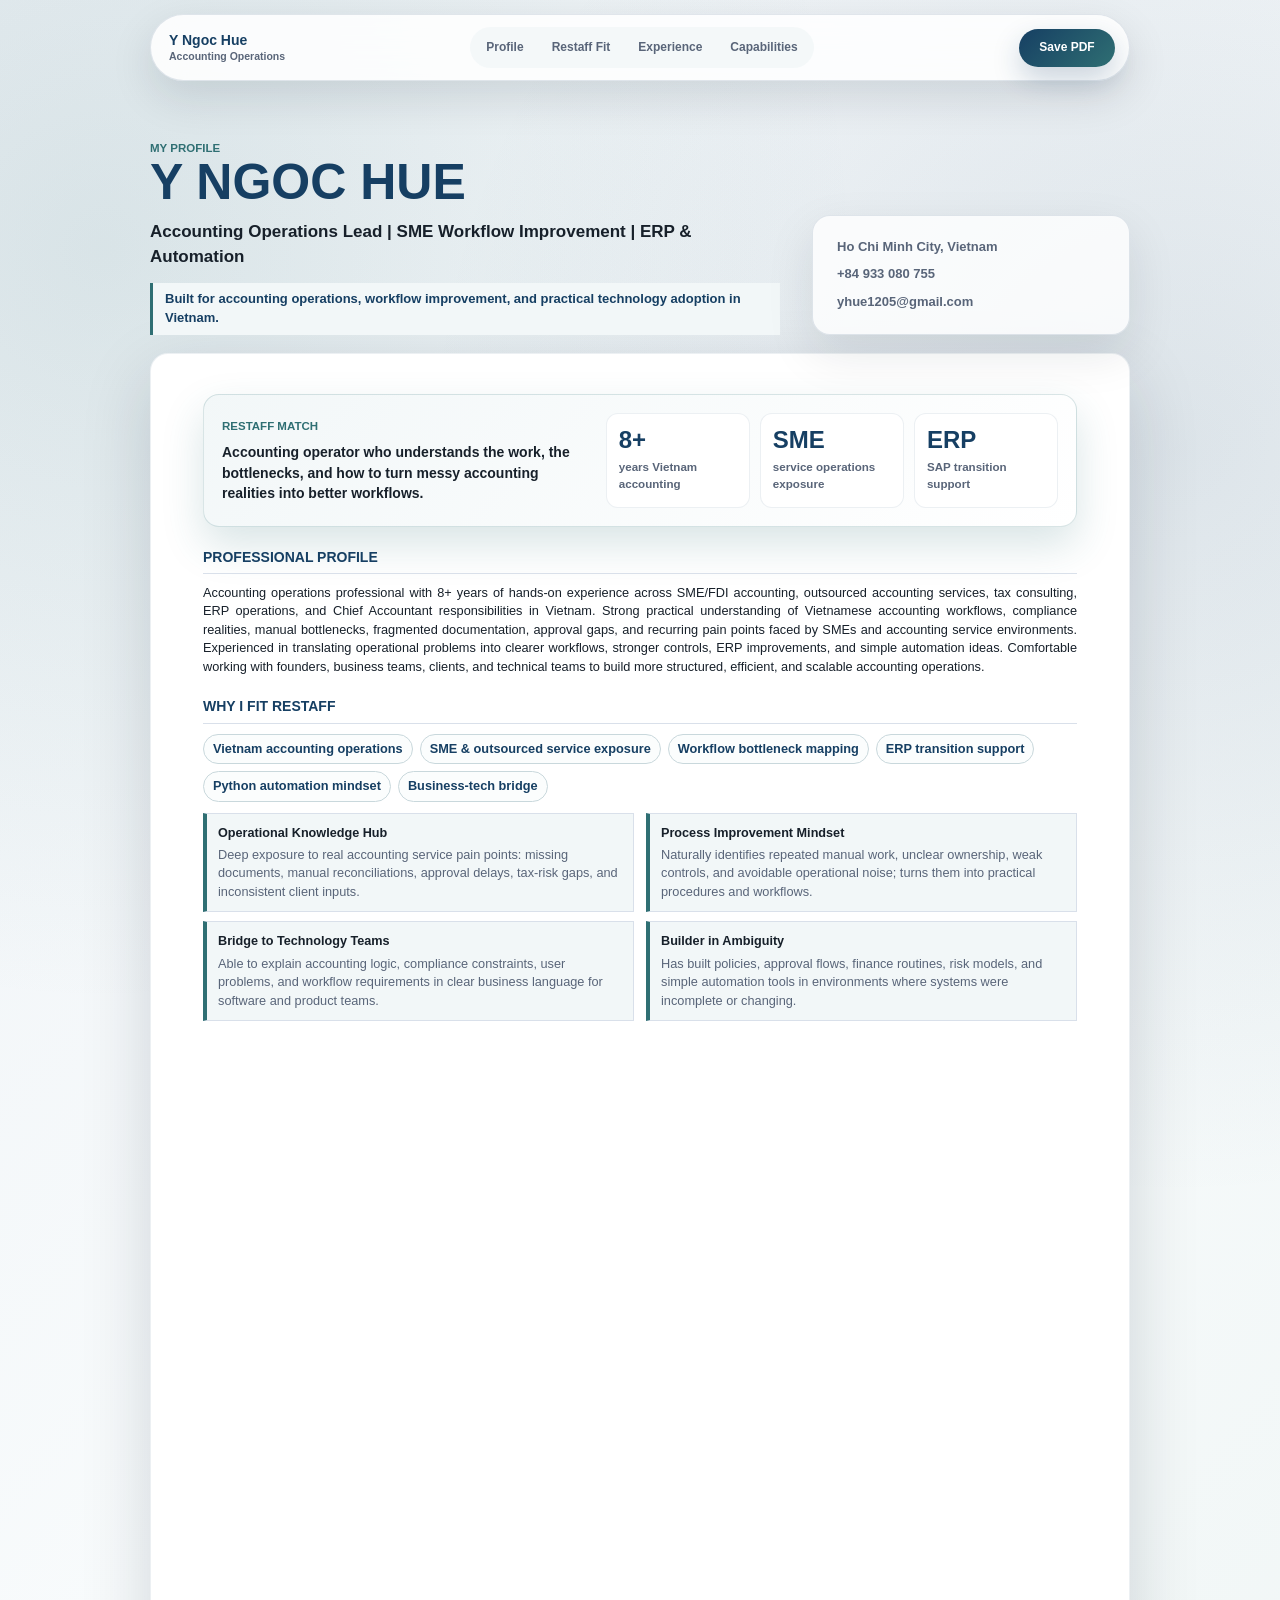
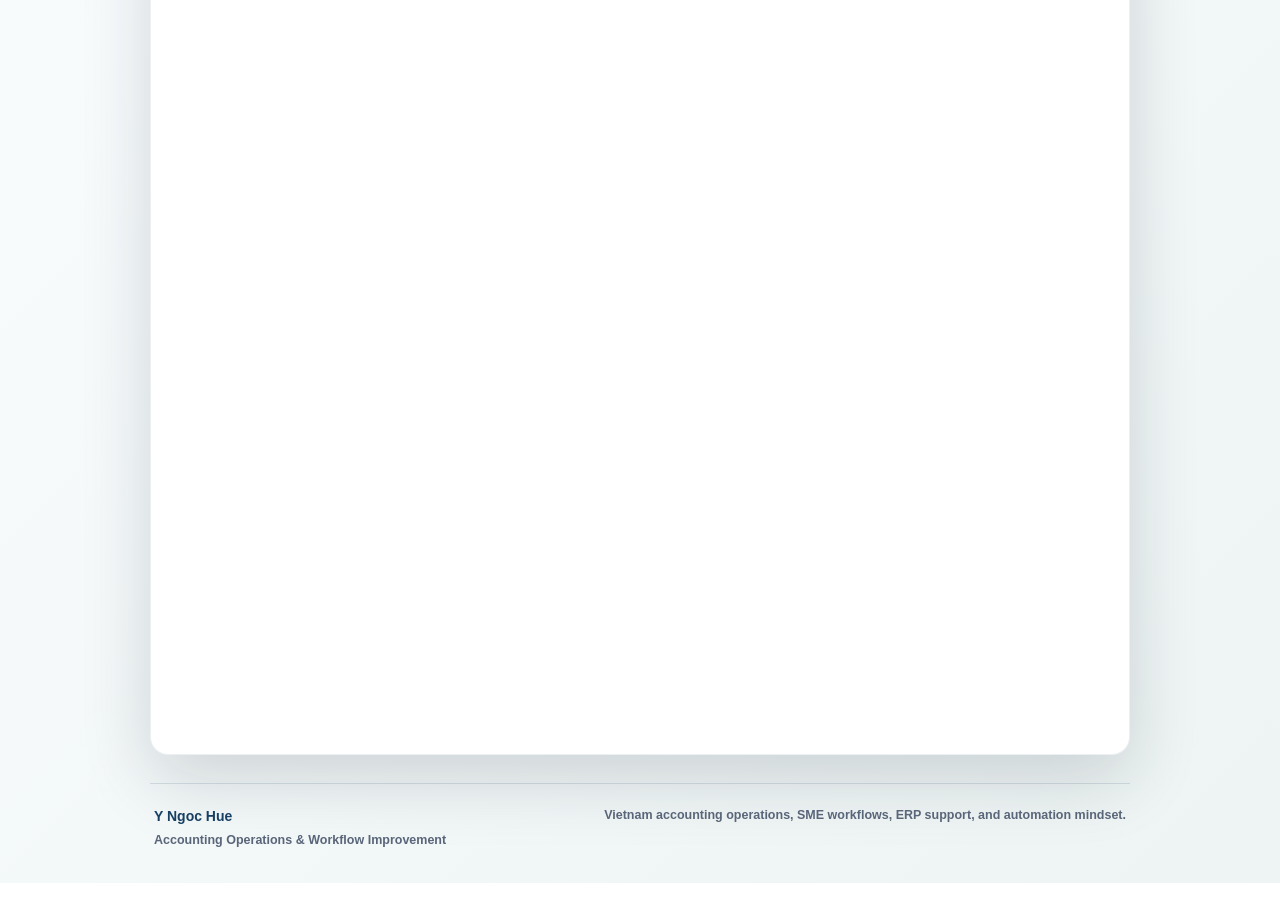
<file: index.html>
<!DOCTYPE html>
<html lang="en">
<head>
  <meta charset="UTF-8" />
  <meta name="viewport" content="width=device-width, initial-scale=1.0" />
  <meta http-equiv="refresh" content="0; url=Y_NGOC_HUE_CV_Restaff.html" />
  <title>Y Ngoc Hue - CV</title>
  <link rel="canonical" href="Y_NGOC_HUE_CV.html" />
  <style>
    body {
      display: grid;
      min-height: 100vh;
      margin: 0;
      place-items: center;
      background: #eef2f6;
      color: #163f63;
      font-family: Arial, Helvetica, sans-serif;
    }

    a {
      color: #163f63;
      font-weight: 700;
    }
  </style>
</head>
<body>
  <p>Opening CV... <a href="Y_NGOC_HUE_CV_Restaff.html">Click here if it does not open automatically.</a></p>
</body>
</html>
</file>
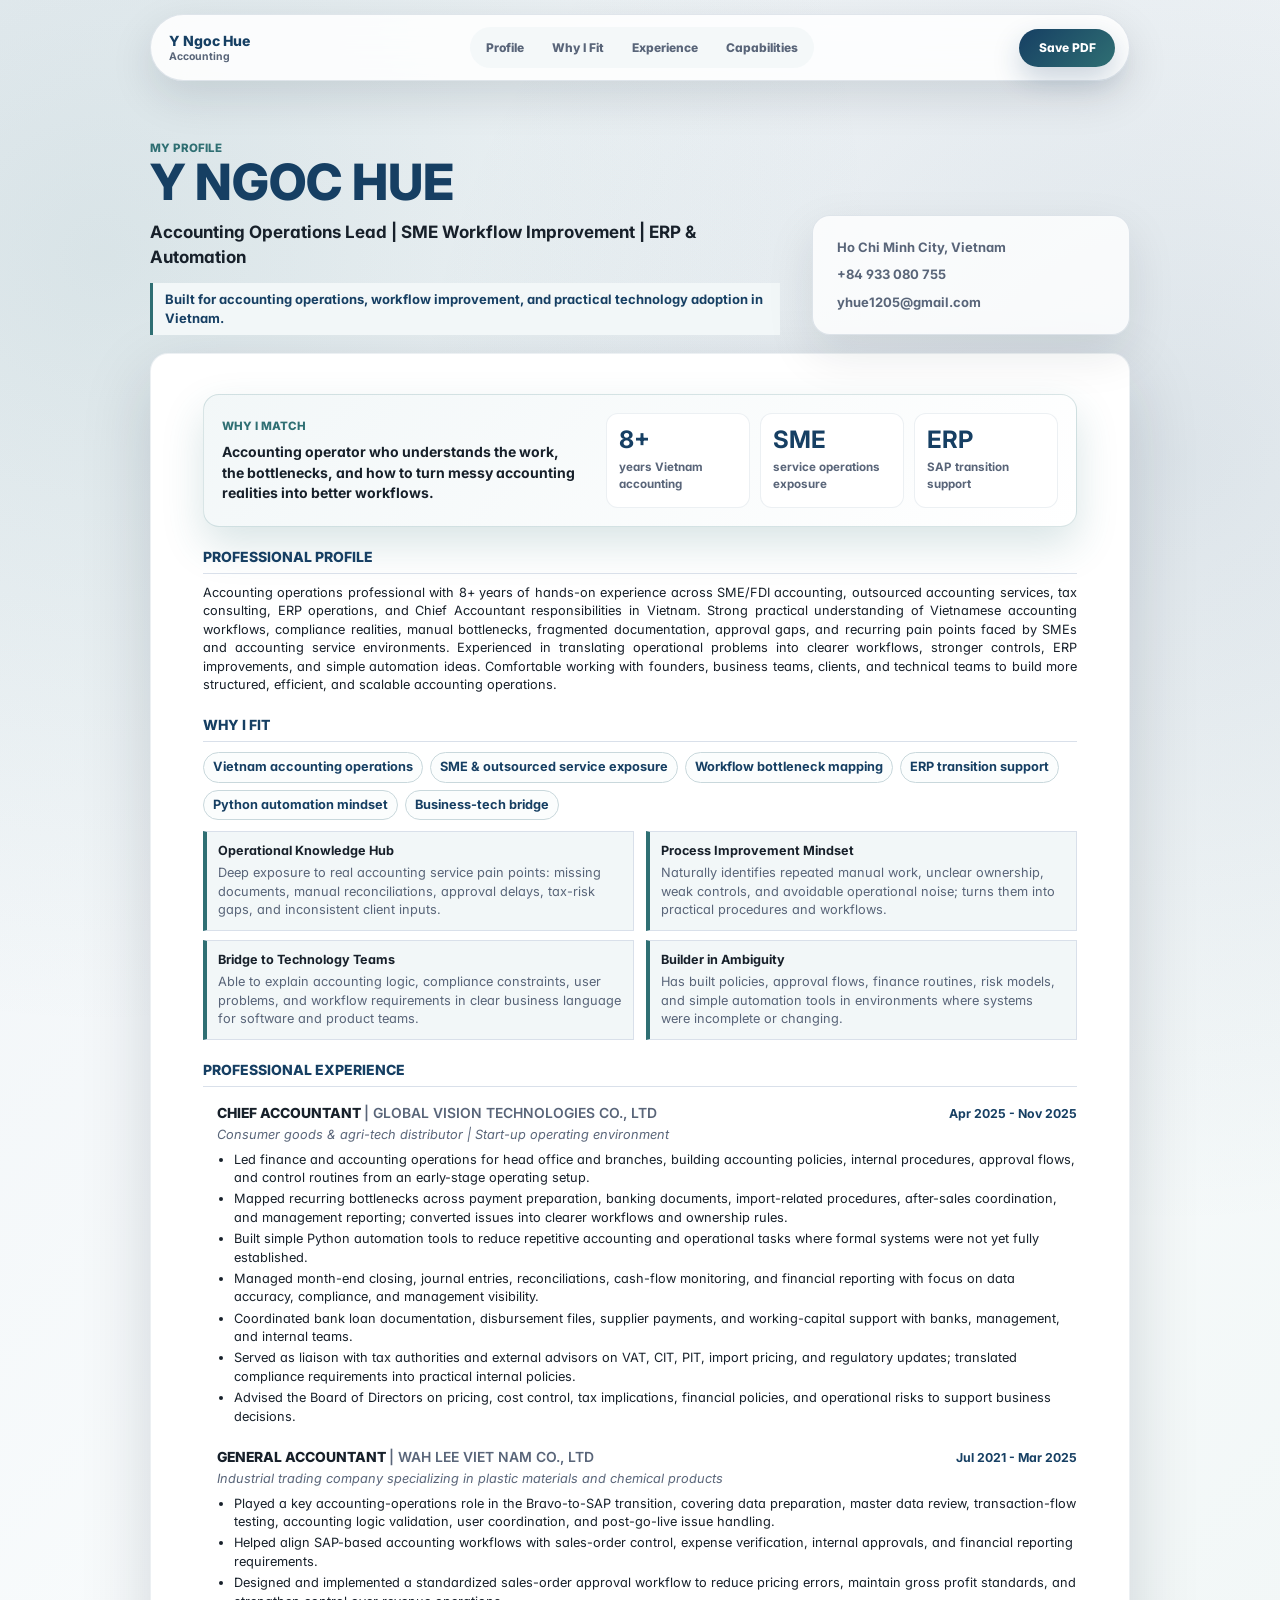
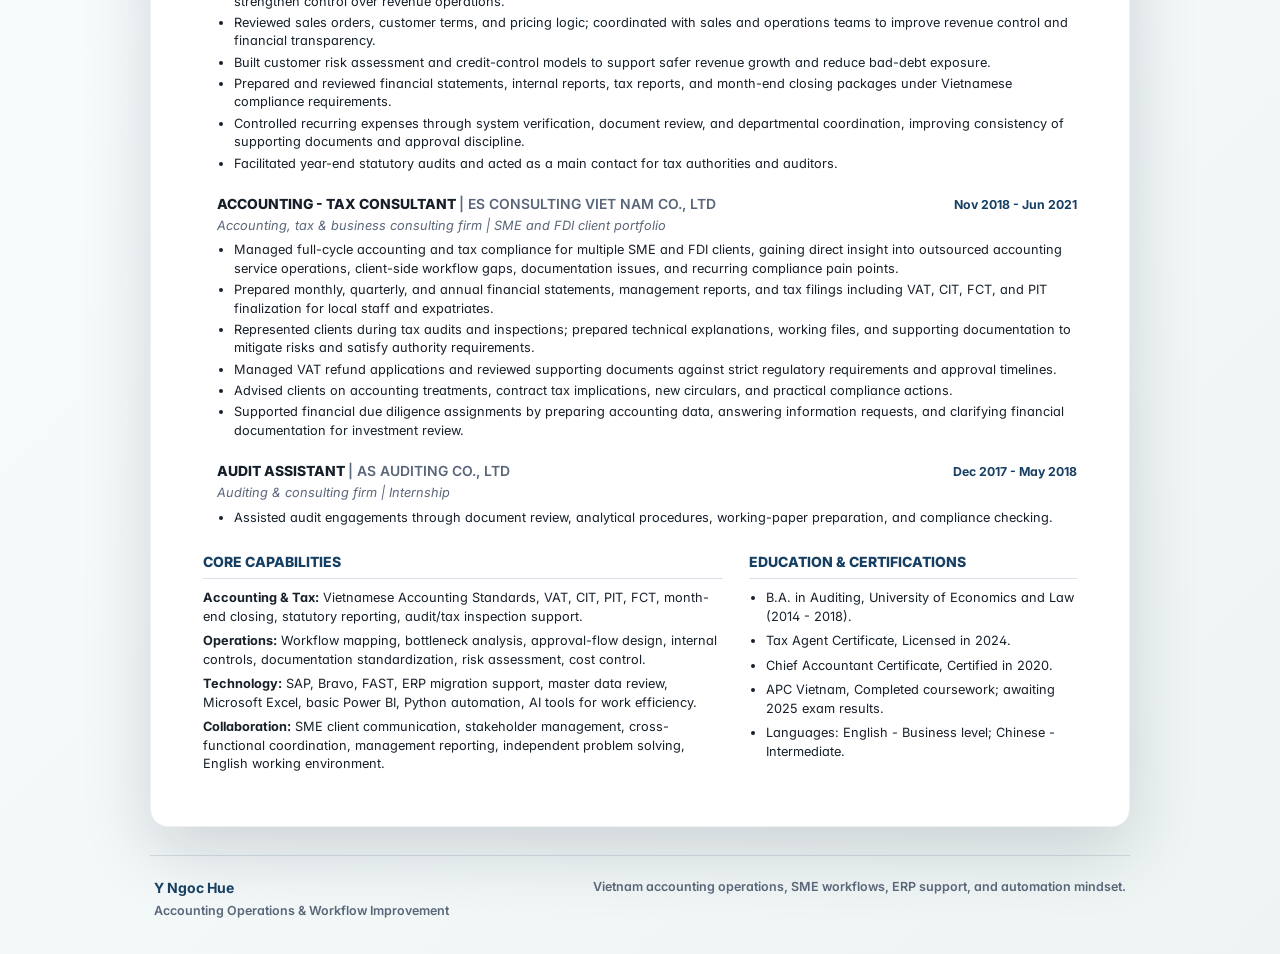
<file: Y_NGOC_HUE_CV.html>
<!DOCTYPE html>
<html lang="en">
<head>
  <meta charset="UTF-8" />
  <meta name="viewport" content="width=device-width, initial-scale=1.0" />
  <title>Y Ngoc Hue - CV</title>
  <link rel="stylesheet" href="Y_NGOC_HUE_CV.css" />
  <script src="Y_NGOC_HUE_CV.js" defer></script>
</head>
<body>
  <div class="scroll-progress" aria-hidden="true"></div>

  <nav class="topbar" aria-label="Primary navigation">
    <a class="brand" href="#">
      <span>Y Ngoc Hue</span>
      <small>Accounting</small>
    </a>
    <div class="menu-links">
      <a href="#profile">Profile</a>
      <a href="#fit">Why I Fit</a>
      <a href="#experience">Experience</a>
      <a href="#capabilities">Capabilities</a>
    </div>
    <button class="nav-cta" type="button" data-action="print" aria-label="Save PDF">
      <span class="full-label">Save PDF</span>
      <span class="short-label" aria-hidden="true">PDF</span>
    </button>
  </nav>

  <div class="floating-actions" aria-label="CV actions">
    <button class="icon-action" type="button" data-action="focus" aria-label="Highlight Restaff fit">Fit</button>
    <button class="icon-action" type="button" data-action="print" aria-label="Print or save CV as PDF">PDF</button>
  </div>

  <main class="site-shell">
    <section class="hero-wrap">
      <div class="hero-copy">
        <span class="eyebrow">My profile</span>
        <h1>Y NGOC HUE</h1>
        <p class="headline">Accounting Operations Lead | SME Workflow Improvement | ERP &amp; Automation</p>
        <p class="target-role">Built for accounting operations, workflow improvement, and practical technology adoption in Vietnam.</p>
      </div>
      <div class="contact-card">
        <span>Ho Chi Minh City, Vietnam</span>
        <span>+84 933 080 755</span>
        <span>yhue1205@gmail.com</span>
      </div>
    </section>

    <section class="mobile-cv" aria-label="Mobile CV view"></section>

    <article class="cv-page">
    <header class="print-header">
      <div>
        <h1>Y NGOC HUE</h1>
        <p class="headline">Accounting Operations Lead | SME Workflow Improvement | ERP &amp; Automation</p>
        <p class="target-role">Built for accounting operations, workflow improvement, and practical technology adoption in Vietnam.</p>
      </div>
      <div class="contact">
        <span>Ho Chi Minh City, Vietnam</span>
        <span>+84 933 080 755</span>
        <span>yhue1205@gmail.com</span>
      </div>
    </header>

    <section class="impact-panel reveal">
      <div>
        <span class="eyebrow">Why I match</span>
        <p>Accounting operator who understands the work, the bottlenecks, and how to turn messy accounting realities into better workflows.</p>
      </div>
      <div class="metric-row">
        <div>
          <strong>8+</strong>
          <span>years Vietnam accounting</span>
        </div>
        <div>
          <strong>SME</strong>
          <span>service operations exposure</span>
        </div>
        <div>
          <strong>ERP</strong>
          <span>SAP transition support</span>
        </div>
      </div>
    </section>

    <section class="section summary reveal" id="profile">
      <h2>Professional Profile</h2>
      <p>
        Accounting operations professional with 8+ years of hands-on experience across SME/FDI accounting, outsourced
        accounting services, tax consulting, ERP operations, and Chief Accountant responsibilities in Vietnam. Strong
        practical understanding of Vietnamese accounting workflows, compliance realities, manual bottlenecks, fragmented
        documentation, approval gaps, and recurring pain points faced by SMEs and accounting service environments.
        Experienced in translating operational problems into clearer workflows, stronger controls, ERP improvements,
        and simple automation ideas. Comfortable working with founders, business teams, clients, and technical teams to
        build more structured, efficient, and scalable accounting operations.
      </p>
    </section>

    <section class="section reveal" id="fit">
      <h2>Why I Fit</h2>
      <div class="fit-strip">
        <span>Vietnam accounting operations</span>
        <span>SME &amp; outsourced service exposure</span>
        <span>Workflow bottleneck mapping</span>
        <span>ERP transition support</span>
        <span>Python automation mindset</span>
        <span>Business-tech bridge</span>
      </div>
      <div class="strength-grid">
        <article>
          <h3>Operational Knowledge Hub</h3>
          <p>Deep exposure to real accounting service pain points: missing documents, manual reconciliations, approval delays, tax-risk gaps, and inconsistent client inputs.</p>
        </article>
        <article>
          <h3>Process Improvement Mindset</h3>
          <p>Naturally identifies repeated manual work, unclear ownership, weak controls, and avoidable operational noise; turns them into practical procedures and workflows.</p>
        </article>
        <article>
          <h3>Bridge to Technology Teams</h3>
          <p>Able to explain accounting logic, compliance constraints, user problems, and workflow requirements in clear business language for software and product teams.</p>
        </article>
        <article>
          <h3>Builder in Ambiguity</h3>
          <p>Has built policies, approval flows, finance routines, risk models, and simple automation tools in environments where systems were incomplete or changing.</p>
        </article>
      </div>
    </section>

    <section class="section reveal" id="experience">
      <h2>Professional Experience</h2>

      <article class="job">
        <div class="job-title-row">
          <h3>Chief Accountant <span>| Global Vision Technologies Co., Ltd</span></h3>
          <p>Apr 2025 - Nov 2025</p>
        </div>
        <p class="company-note">Consumer goods &amp; agri-tech distributor | Start-up operating environment</p>
        <ul>
          <li>Led finance and accounting operations for head office and branches, building accounting policies, internal procedures, approval flows, and control routines from an early-stage operating setup.</li>
          <li>Mapped recurring bottlenecks across payment preparation, banking documents, import-related procedures, after-sales coordination, and management reporting; converted issues into clearer workflows and ownership rules.</li>
          <li>Built simple Python automation tools to reduce repetitive accounting and operational tasks where formal systems were not yet fully established.</li>
          <li>Managed month-end closing, journal entries, reconciliations, cash-flow monitoring, and financial reporting with focus on data accuracy, compliance, and management visibility.</li>
          <li>Coordinated bank loan documentation, disbursement files, supplier payments, and working-capital support with banks, management, and internal teams.</li>
          <li>Served as liaison with tax authorities and external advisors on VAT, CIT, PIT, import pricing, and regulatory updates; translated compliance requirements into practical internal policies.</li>
          <li>Advised the Board of Directors on pricing, cost control, tax implications, financial policies, and operational risks to support business decisions.</li>
        </ul>
      </article>

      <article class="job">
        <div class="job-title-row">
          <h3>General Accountant <span>| Wah Lee Viet Nam Co., Ltd</span></h3>
          <p>Jul 2021 - Mar 2025</p>
        </div>
        <p class="company-note">Industrial trading company specializing in plastic materials and chemical products</p>
        <ul>
          <li>Played a key accounting-operations role in the Bravo-to-SAP transition, covering data preparation, master data review, transaction-flow testing, accounting logic validation, user coordination, and post-go-live issue handling.</li>
          <li>Helped align SAP-based accounting workflows with sales-order control, expense verification, internal approvals, and financial reporting requirements.</li>
          <li>Designed and implemented a standardized sales-order approval workflow to reduce pricing errors, maintain gross profit standards, and strengthen control over revenue operations.</li>
          <li>Reviewed sales orders, customer terms, and pricing logic; coordinated with sales and operations teams to improve revenue control and financial transparency.</li>
          <li>Built customer risk assessment and credit-control models to support safer revenue growth and reduce bad-debt exposure.</li>
          <li>Prepared and reviewed financial statements, internal reports, tax reports, and month-end closing packages under Vietnamese compliance requirements.</li>
          <li>Controlled recurring expenses through system verification, document review, and departmental coordination, improving consistency of supporting documents and approval discipline.</li>
          <li>Facilitated year-end statutory audits and acted as a main contact for tax authorities and auditors.</li>
        </ul>
      </article>

      <article class="job">
        <div class="job-title-row">
          <h3>Accounting - Tax Consultant <span>| ES Consulting Viet Nam Co., Ltd</span></h3>
          <p>Nov 2018 - Jun 2021</p>
        </div>
        <p class="company-note">Accounting, tax &amp; business consulting firm | SME and FDI client portfolio</p>
        <ul>
          <li>Managed full-cycle accounting and tax compliance for multiple SME and FDI clients, gaining direct insight into outsourced accounting service operations, client-side workflow gaps, documentation issues, and recurring compliance pain points.</li>
          <li>Prepared monthly, quarterly, and annual financial statements, management reports, and tax filings including VAT, CIT, FCT, and PIT finalization for local staff and expatriates.</li>
          <li>Represented clients during tax audits and inspections; prepared technical explanations, working files, and supporting documentation to mitigate risks and satisfy authority requirements.</li>
          <li>Managed VAT refund applications and reviewed supporting documents against strict regulatory requirements and approval timelines.</li>
          <li>Advised clients on accounting treatments, contract tax implications, new circulars, and practical compliance actions.</li>
          <li>Supported financial due diligence assignments by preparing accounting data, answering information requests, and clarifying financial documentation for investment review.</li>
        </ul>
      </article>

      <article class="job compact">
        <div class="job-title-row">
          <h3>Audit Assistant <span>| AS Auditing Co., Ltd</span></h3>
          <p>Dec 2017 - May 2018</p>
        </div>
        <p class="company-note">Auditing &amp; consulting firm | Internship</p>
        <ul>
          <li>Assisted audit engagements through document review, analytical procedures, working-paper preparation, and compliance checking.</li>
        </ul>
      </article>
    </section>

    <section class="section two-column reveal" id="capabilities">
      <div>
        <h2>Core Capabilities</h2>
        <div class="skill-list">
          <p><strong>Accounting &amp; Tax:</strong> Vietnamese Accounting Standards, VAT, CIT, PIT, FCT, month-end closing, statutory reporting, audit/tax inspection support.</p>
          <p><strong>Operations:</strong> Workflow mapping, bottleneck analysis, approval-flow design, internal controls, documentation standardization, risk assessment, cost control.</p>
          <p><strong>Technology:</strong> SAP, Bravo, FAST, ERP migration support, master data review, Microsoft Excel, basic Power BI, Python automation, AI tools for work efficiency.</p>
          <p><strong>Collaboration:</strong> SME client communication, stakeholder management, cross-functional coordination, management reporting, independent problem solving, English working environment.</p>
        </div>
      </div>
      <div>
        <h2>Education &amp; Certifications</h2>
        <ul class="edu-list">
          <li>B.A. in Auditing, University of Economics and Law (2014 - 2018).</li>
          <li>Tax Agent Certificate, Licensed in 2024.</li>
          <li>Chief Accountant Certificate, Certified in 2020.</li>
          <li>APC Vietnam, Completed coursework; awaiting 2025 exam results.</li>
          <li>Languages: English - Business level; Chinese - Intermediate.</li>
        </ul>
      </div>
    </section>
    </article>
  </main>

  <footer class="site-footer">
    <div>
      <strong>Y Ngoc Hue</strong>
      <span>Accounting Operations &amp; Workflow Improvement</span>
    </div>
    <p>Vietnam accounting operations, SME workflows, ERP support, and automation mindset.</p>
  </footer>
</body>
</html>
</file>
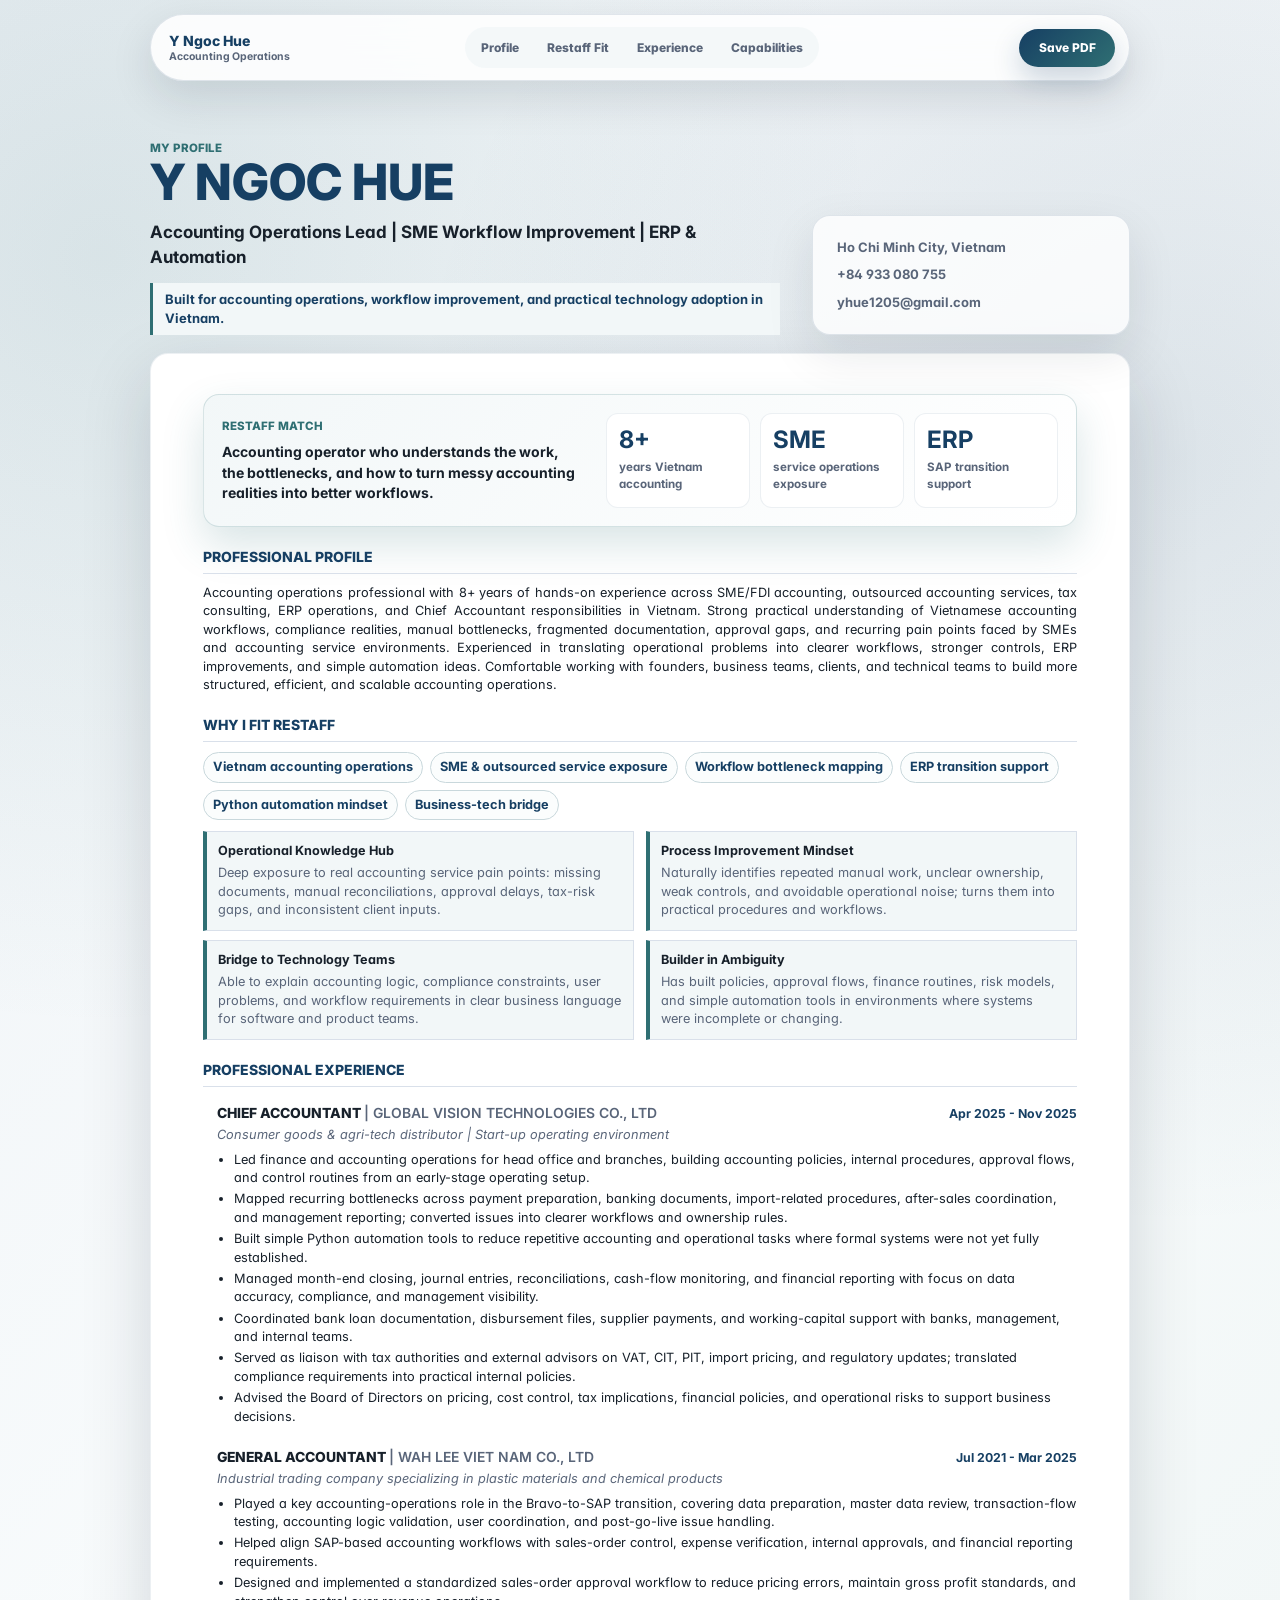
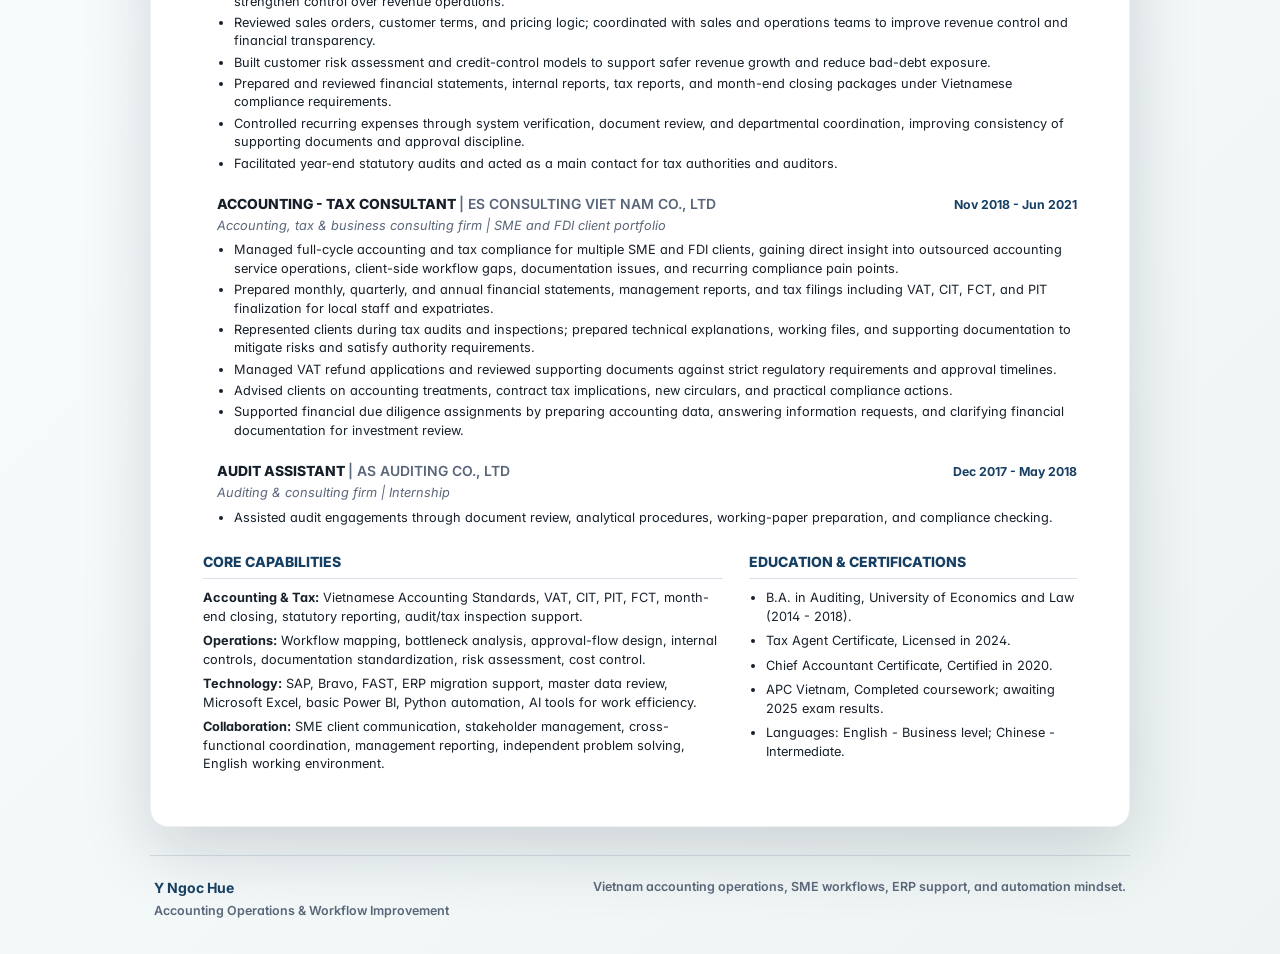
<file: Y_NGOC_HUE_CV_Restaff.html>
<!DOCTYPE html>
<html lang="en">
<head>
  <meta charset="UTF-8" />
  <meta name="viewport" content="width=device-width, initial-scale=1.0" />
  <title>Y Ngoc Hue - CV</title>
  <link rel="stylesheet" href="Y_NGOC_HUE_CV_Restaff.css" />
  <script src="Y_NGOC_HUE_CV_Restaff.js" defer></script>
</head>
<body>
  <div class="scroll-progress" aria-hidden="true"></div>

  <nav class="topbar" aria-label="Primary navigation">
    <a class="brand" href="#">
      <span>Y Ngoc Hue</span>
      <small>Accounting Operations</small>
    </a>
    <div class="menu-links">
      <a href="#profile">Profile</a>
      <a href="#fit">Restaff Fit</a>
      <a href="#experience">Experience</a>
      <a href="#capabilities">Capabilities</a>
    </div>
    <button class="nav-cta" type="button" data-action="print" aria-label="Save PDF">
      <span class="full-label">Save PDF</span>
      <span class="short-label" aria-hidden="true">PDF</span>
    </button>
  </nav>

  <div class="floating-actions" aria-label="CV actions">
    <button class="icon-action" type="button" data-action="focus" aria-label="Highlight Restaff fit">Fit</button>
    <button class="icon-action" type="button" data-action="print" aria-label="Print or save CV as PDF">PDF</button>
  </div>

  <main class="site-shell">
    <section class="hero-wrap">
      <div class="hero-copy">
        <span class="eyebrow">My profile</span>
        <h1>Y NGOC HUE</h1>
        <p class="headline">Accounting Operations Lead | SME Workflow Improvement | ERP &amp; Automation</p>
        <p class="target-role">Built for accounting operations, workflow improvement, and practical technology adoption in Vietnam.</p>
      </div>
      <div class="contact-card">
        <span>Ho Chi Minh City, Vietnam</span>
        <span>+84 933 080 755</span>
        <span>yhue1205@gmail.com</span>
      </div>
    </section>

    <section class="mobile-cv" aria-label="Mobile CV view"></section>

    <article class="cv-page">
    <header class="print-header">
      <div>
        <h1>Y NGOC HUE</h1>
        <p class="headline">Accounting Operations Lead | SME Workflow Improvement | ERP &amp; Automation</p>
        <p class="target-role">Target role: Accounting Operations &amp; Workflow Improvement Partner - Restaff</p>
      </div>
      <div class="contact">
        <span>Ho Chi Minh City, Vietnam</span>
        <span>+84 933 080 755</span>
        <span>yhue1205@gmail.com</span>
      </div>
    </header>

    <section class="impact-panel reveal">
      <div>
        <span class="eyebrow">Restaff match</span>
        <p>Accounting operator who understands the work, the bottlenecks, and how to turn messy accounting realities into better workflows.</p>
      </div>
      <div class="metric-row">
        <div>
          <strong>8+</strong>
          <span>years Vietnam accounting</span>
        </div>
        <div>
          <strong>SME</strong>
          <span>service operations exposure</span>
        </div>
        <div>
          <strong>ERP</strong>
          <span>SAP transition support</span>
        </div>
      </div>
    </section>

    <section class="section summary reveal" id="profile">
      <h2>Professional Profile</h2>
      <p>
        Accounting operations professional with 8+ years of hands-on experience across SME/FDI accounting, outsourced
        accounting services, tax consulting, ERP operations, and Chief Accountant responsibilities in Vietnam. Strong
        practical understanding of Vietnamese accounting workflows, compliance realities, manual bottlenecks, fragmented
        documentation, approval gaps, and recurring pain points faced by SMEs and accounting service environments.
        Experienced in translating operational problems into clearer workflows, stronger controls, ERP improvements,
        and simple automation ideas. Comfortable working with founders, business teams, clients, and technical teams to
        build more structured, efficient, and scalable accounting operations.
      </p>
    </section>

    <section class="section reveal" id="fit">
      <h2>Why I Fit Restaff</h2>
      <div class="fit-strip">
        <span>Vietnam accounting operations</span>
        <span>SME &amp; outsourced service exposure</span>
        <span>Workflow bottleneck mapping</span>
        <span>ERP transition support</span>
        <span>Python automation mindset</span>
        <span>Business-tech bridge</span>
      </div>
      <div class="strength-grid">
        <article>
          <h3>Operational Knowledge Hub</h3>
          <p>Deep exposure to real accounting service pain points: missing documents, manual reconciliations, approval delays, tax-risk gaps, and inconsistent client inputs.</p>
        </article>
        <article>
          <h3>Process Improvement Mindset</h3>
          <p>Naturally identifies repeated manual work, unclear ownership, weak controls, and avoidable operational noise; turns them into practical procedures and workflows.</p>
        </article>
        <article>
          <h3>Bridge to Technology Teams</h3>
          <p>Able to explain accounting logic, compliance constraints, user problems, and workflow requirements in clear business language for software and product teams.</p>
        </article>
        <article>
          <h3>Builder in Ambiguity</h3>
          <p>Has built policies, approval flows, finance routines, risk models, and simple automation tools in environments where systems were incomplete or changing.</p>
        </article>
      </div>
    </section>

    <section class="section reveal" id="experience">
      <h2>Professional Experience</h2>

      <article class="job">
        <div class="job-title-row">
          <h3>Chief Accountant <span>| Global Vision Technologies Co., Ltd</span></h3>
          <p>Apr 2025 - Nov 2025</p>
        </div>
        <p class="company-note">Consumer goods &amp; agri-tech distributor | Start-up operating environment</p>
        <ul>
          <li>Led finance and accounting operations for head office and branches, building accounting policies, internal procedures, approval flows, and control routines from an early-stage operating setup.</li>
          <li>Mapped recurring bottlenecks across payment preparation, banking documents, import-related procedures, after-sales coordination, and management reporting; converted issues into clearer workflows and ownership rules.</li>
          <li>Built simple Python automation tools to reduce repetitive accounting and operational tasks where formal systems were not yet fully established.</li>
          <li>Managed month-end closing, journal entries, reconciliations, cash-flow monitoring, and financial reporting with focus on data accuracy, compliance, and management visibility.</li>
          <li>Coordinated bank loan documentation, disbursement files, supplier payments, and working-capital support with banks, management, and internal teams.</li>
          <li>Served as liaison with tax authorities and external advisors on VAT, CIT, PIT, import pricing, and regulatory updates; translated compliance requirements into practical internal policies.</li>
          <li>Advised the Board of Directors on pricing, cost control, tax implications, financial policies, and operational risks to support business decisions.</li>
        </ul>
      </article>

      <article class="job">
        <div class="job-title-row">
          <h3>General Accountant <span>| Wah Lee Viet Nam Co., Ltd</span></h3>
          <p>Jul 2021 - Mar 2025</p>
        </div>
        <p class="company-note">Industrial trading company specializing in plastic materials and chemical products</p>
        <ul>
          <li>Played a key accounting-operations role in the Bravo-to-SAP transition, covering data preparation, master data review, transaction-flow testing, accounting logic validation, user coordination, and post-go-live issue handling.</li>
          <li>Helped align SAP-based accounting workflows with sales-order control, expense verification, internal approvals, and financial reporting requirements.</li>
          <li>Designed and implemented a standardized sales-order approval workflow to reduce pricing errors, maintain gross profit standards, and strengthen control over revenue operations.</li>
          <li>Reviewed sales orders, customer terms, and pricing logic; coordinated with sales and operations teams to improve revenue control and financial transparency.</li>
          <li>Built customer risk assessment and credit-control models to support safer revenue growth and reduce bad-debt exposure.</li>
          <li>Prepared and reviewed financial statements, internal reports, tax reports, and month-end closing packages under Vietnamese compliance requirements.</li>
          <li>Controlled recurring expenses through system verification, document review, and departmental coordination, improving consistency of supporting documents and approval discipline.</li>
          <li>Facilitated year-end statutory audits and acted as a main contact for tax authorities and auditors.</li>
        </ul>
      </article>

      <article class="job">
        <div class="job-title-row">
          <h3>Accounting - Tax Consultant <span>| ES Consulting Viet Nam Co., Ltd</span></h3>
          <p>Nov 2018 - Jun 2021</p>
        </div>
        <p class="company-note">Accounting, tax &amp; business consulting firm | SME and FDI client portfolio</p>
        <ul>
          <li>Managed full-cycle accounting and tax compliance for multiple SME and FDI clients, gaining direct insight into outsourced accounting service operations, client-side workflow gaps, documentation issues, and recurring compliance pain points.</li>
          <li>Prepared monthly, quarterly, and annual financial statements, management reports, and tax filings including VAT, CIT, FCT, and PIT finalization for local staff and expatriates.</li>
          <li>Represented clients during tax audits and inspections; prepared technical explanations, working files, and supporting documentation to mitigate risks and satisfy authority requirements.</li>
          <li>Managed VAT refund applications and reviewed supporting documents against strict regulatory requirements and approval timelines.</li>
          <li>Advised clients on accounting treatments, contract tax implications, new circulars, and practical compliance actions.</li>
          <li>Supported financial due diligence assignments by preparing accounting data, answering information requests, and clarifying financial documentation for investment review.</li>
        </ul>
      </article>

      <article class="job compact">
        <div class="job-title-row">
          <h3>Audit Assistant <span>| AS Auditing Co., Ltd</span></h3>
          <p>Dec 2017 - May 2018</p>
        </div>
        <p class="company-note">Auditing &amp; consulting firm | Internship</p>
        <ul>
          <li>Assisted audit engagements through document review, analytical procedures, working-paper preparation, and compliance checking.</li>
        </ul>
      </article>
    </section>

    <section class="section two-column reveal" id="capabilities">
      <div>
        <h2>Core Capabilities</h2>
        <div class="skill-list">
          <p><strong>Accounting &amp; Tax:</strong> Vietnamese Accounting Standards, VAT, CIT, PIT, FCT, month-end closing, statutory reporting, audit/tax inspection support.</p>
          <p><strong>Operations:</strong> Workflow mapping, bottleneck analysis, approval-flow design, internal controls, documentation standardization, risk assessment, cost control.</p>
          <p><strong>Technology:</strong> SAP, Bravo, FAST, ERP migration support, master data review, Microsoft Excel, basic Power BI, Python automation, AI tools for work efficiency.</p>
          <p><strong>Collaboration:</strong> SME client communication, stakeholder management, cross-functional coordination, management reporting, independent problem solving, English working environment.</p>
        </div>
      </div>
      <div>
        <h2>Education &amp; Certifications</h2>
        <ul class="edu-list">
          <li>B.A. in Auditing, University of Economics and Law (2014 - 2018).</li>
          <li>Tax Agent Certificate, Licensed in 2024.</li>
          <li>Chief Accountant Certificate, Certified in 2020.</li>
          <li>APC Vietnam, Completed coursework; awaiting 2025 exam results.</li>
          <li>Languages: English - Business level; Chinese - Intermediate.</li>
        </ul>
      </div>
    </section>
    </article>
  </main>

  <footer class="site-footer">
    <div>
      <strong>Y Ngoc Hue</strong>
      <span>Accounting Operations &amp; Workflow Improvement</span>
    </div>
    <p>Vietnam accounting operations, SME workflows, ERP support, and automation mindset.</p>
  </footer>
</body>
</html>
</file>
<file: Y_NGOC_HUE_CV.css>
@import url("https://fonts.googleapis.com/css2?family=Inter:wght@400;500;600;700;800&display=swap");

:root {
  --ink: #17202a;
  --muted: #596579;
  --line: #d9e0ea;
  --accent: #163f63;
  --accent-2: #2f6f73;
  --accent-soft: #f2f7f8;
  --glow: rgba(47, 111, 115, 0.18);
  --paper: #ffffff;
  --bg: #eef2f6;
}

* { box-sizing: border-box; }

html {
  scroll-behavior: smooth;
}

::selection {
  background: rgba(47, 111, 115, 0.22);
  color: var(--ink);
}

body {
  margin: 0;
  background:
    radial-gradient(circle at 8% 10%, rgba(47, 111, 115, 0.12), transparent 30%),
    radial-gradient(circle at 92% 18%, rgba(22, 63, 99, 0.12), transparent 32%),
    linear-gradient(135deg, #eef2f6 0%, #f8fbfc 46%, #edf4f3 100%);
  color: var(--ink);
  font-family: "Inter", "Segoe UI", Arial, Helvetica, sans-serif;
  line-height: 1.45;
  font-feature-settings: "cv02", "cv03", "cv04", "cv11";
}

.topbar {
  position: sticky;
  z-index: 18;
  top: 0;
  display: grid;
  grid-template-columns: 1fr auto 1fr;
  align-items: center;
  gap: 24px;
  width: min(100% - 36px, 980px);
  margin: 14px auto 0;
  padding: 12px 14px 12px 18px;
  border: 1px solid rgba(22, 63, 99, 0.12);
  border-radius: 999px;
  background: rgba(255, 255, 255, 0.94);
  box-shadow: 0 16px 44px rgba(12, 27, 44, 0.12);
}

@supports ((-webkit-backdrop-filter: blur(16px)) or (backdrop-filter: blur(16px))) {
  .topbar {
    background: rgba(255, 255, 255, 0.86);
    -webkit-backdrop-filter: blur(16px);
    backdrop-filter: blur(16px);
  }
}

.brand {
  display: inline-flex;
  flex-direction: column;
  color: var(--accent);
  text-decoration: none;
  line-height: 1.1;
}

.brand span {
  font-size: 14px;
  font-weight: 800;
}

.brand small {
  margin-top: 3px;
  color: var(--muted);
  font-size: 10.5px;
  font-weight: 700;
}

.menu-links {
  display: flex;
  align-items: center;
  justify-content: center;
  gap: 4px;
  padding: 4px;
  border-radius: 999px;
  background: rgba(242, 247, 248, 0.82);
}

.menu-links a {
  padding: 8px 12px;
  border-radius: 999px;
  color: var(--muted);
  text-decoration: none;
  font-size: 12px;
  font-weight: 800;
  white-space: nowrap;
  transition: color 180ms ease, background 180ms ease, transform 180ms ease;
}

.menu-links a:hover,
.menu-links a.is-active {
  background: #ffffff;
  color: var(--accent);
  transform: translateY(-1px);
}

.nav-cta {
  justify-self: end;
  min-width: 96px;
  height: 38px;
  border: 0;
  border-radius: 999px;
  background: linear-gradient(135deg, var(--accent), var(--accent-2));
  color: #ffffff;
  font: inherit;
  font-size: 12px;
  font-weight: 800;
  cursor: pointer;
  box-shadow: 0 12px 28px rgba(22, 63, 99, 0.22);
}

.nav-cta .short-label {
  display: none;
}

.scroll-progress {
  position: fixed;
  z-index: 20;
  top: 0;
  left: 0;
  width: 100%;
  height: 4px;
  background: linear-gradient(90deg, var(--accent), var(--accent-2));
  transform: scaleX(0);
  transform-origin: left;
}

.floating-actions {
  position: fixed;
  z-index: 15;
  right: max(18px, calc((100vw - 980px) / 2));
  bottom: 24px;
  display: flex;
  gap: 10px;
}

.icon-action {
  min-width: 54px;
  height: 42px;
  border: 1px solid rgba(22, 63, 99, 0.16);
  border-radius: 999px;
  background: #ffffff;
  color: var(--accent);
  font: inherit;
  font-size: 12px;
  font-weight: 800;
  cursor: pointer;
  box-shadow: 0 14px 34px rgba(12, 27, 44, 0.16);
  transition: transform 180ms ease, box-shadow 180ms ease, background 180ms ease;
}

.icon-action:hover {
  background: var(--accent-soft);
  box-shadow: 0 18px 42px rgba(12, 27, 44, 0.2);
  transform: translateY(-2px);
}

.site-shell {
  width: min(100% - 36px, 980px);
  margin: 22px auto 0;
}

.hero-wrap {
  display: grid;
  grid-template-columns: minmax(0, 1fr) 318px;
  gap: 32px;
  align-items: center;
  min-height: 214px;
  padding: 32px 0 18px;
}

.hero-copy {
  max-width: 760px;
}

.contact-card {
  display: grid;
  gap: 9px;
  align-self: end;
  padding: 22px 24px;
  border: 1px solid rgba(22, 63, 99, 0.12);
  border-radius: 18px;
  background: rgba(255, 255, 255, 0.78);
  color: var(--muted);
  font-size: 13px;
  font-weight: 700;
  box-shadow: 0 18px 48px rgba(12, 27, 44, 0.1);
}

.print-header {
  display: none;
}

.mobile-cv {
  display: none;
}

.cv-page {
  width: 100%;
  margin: 0 auto;
  padding: 40px 52px 46px;
  background: var(--paper);
  border: 1px solid rgba(22, 63, 99, 0.08);
  border-radius: 18px;
  box-shadow: 0 24px 70px rgba(12, 27, 44, 0.16);
}

h1 {
  margin: 0;
  font-size: 50px;
  letter-spacing: 0;
  font-weight: 800;
  color: var(--accent);
  line-height: 0.95;
}

.headline {
  margin: 14px 0 0;
  font-size: 17px;
  font-weight: 700;
  color: var(--ink);
}

.target-role {
  display: inline-block;
  margin: 14px 0 0;
  padding: 7px 12px;
  border-left: 3px solid var(--accent-2);
  background: var(--accent-soft);
  color: var(--accent);
  font-size: 13px;
  font-weight: 700;
}

.contact {
  display: flex;
  flex-direction: column;
  gap: 4px;
  min-width: 250px;
  text-align: right;
  font-size: 12.9px;
  font-weight: 500;
  color: var(--muted);
}

.section {
  margin-top: 20px;
  scroll-margin-top: 94px;
}

h2 {
  margin: 0 0 10px;
  padding-bottom: 6px;
  border-bottom: 1px solid var(--line);
  color: var(--accent);
  font-size: 14px;
  letter-spacing: 0;
  text-transform: uppercase;
  font-weight: 800;
}

.summary p,
.company-note,
.skill-list p,
.edu-list,
.job li,
.fit-strip span,
.strength-grid p {
  font-size: 12.75px;
}

.summary p {
  margin: 0;
  text-align: justify;
}

.impact-panel {
  display: grid;
  grid-template-columns: 1fr 1.25fr;
  gap: 22px;
  align-items: stretch;
  margin-top: 0;
  padding: 18px;
  border: 1px solid rgba(47, 111, 115, 0.18);
  border-radius: 16px;
  background:
    linear-gradient(135deg, rgba(242, 247, 248, 0.98), rgba(255, 255, 255, 0.98)),
    var(--accent-soft);
  box-shadow: 0 18px 42px var(--glow);
}

.site-footer {
  display: flex;
  justify-content: space-between;
  gap: 24px;
  width: min(100% - 36px, 980px);
  margin: 28px auto 34px;
  padding: 22px 4px 0;
  border-top: 1px solid rgba(22, 63, 99, 0.14);
  color: var(--muted);
}

.site-footer div {
  display: flex;
  flex-direction: column;
  gap: 4px;
}

.site-footer strong {
  color: var(--accent);
  font-size: 14px;
}

.site-footer span,
.site-footer p {
  margin: 0;
  font-size: 12.5px;
  font-weight: 600;
}

.site-footer p {
  max-width: 540px;
  text-align: right;
}

.impact-panel p {
  margin: 6px 0 0;
  max-width: 390px;
  color: var(--ink);
  font-size: 14px;
  font-weight: 700;
}

.eyebrow {
  color: var(--accent-2);
  font-size: 11.5px;
  font-weight: 800;
  text-transform: uppercase;
}

.metric-row {
  display: grid;
  grid-template-columns: repeat(3, 1fr);
  gap: 10px;
}

.metric-row div {
  min-height: 92px;
  padding: 14px 12px;
  border: 1px solid rgba(22, 63, 99, 0.08);
  border-radius: 12px;
  background: #ffffff;
}

.metric-row strong {
  display: block;
  color: var(--accent);
  font-size: 24px;
  line-height: 1;
}

.metric-row span {
  display: block;
  margin-top: 7px;
  color: var(--muted);
  font-size: 11.6px;
  font-weight: 700;
}

.fit-strip {
  display: flex;
  flex-wrap: wrap;
  gap: 7px;
  margin: 0 0 11px;
}

.fit-strip span {
  padding: 5px 9px;
  border: 1px solid #c9d8dc;
  background: #fbfdfd;
  color: var(--accent);
  font-weight: 700;
  border-radius: 999px;
}

.strength-grid {
  display: grid;
  grid-template-columns: repeat(2, minmax(0, 1fr));
  gap: 9px 12px;
}

.strength-grid article {
  padding: 10px 11px;
  border: 1px solid var(--line);
  border-left: 4px solid var(--accent-2);
  background: var(--accent-soft);
  transition: transform 180ms ease, box-shadow 180ms ease;
}

.strength-grid article:hover {
  transform: translateY(-2px);
  box-shadow: 0 12px 28px rgba(12, 27, 44, 0.1);
}

.strength-grid h3 {
  margin: 0 0 4px;
  font-size: 12.65px;
  color: var(--ink);
}

.strength-grid p {
  margin: 0;
  color: var(--muted);
}

.job {
  margin-top: 14px;
  padding: 2px 0 2px 12px;
  border-left: 2px solid transparent;
  transition: border-color 180ms ease, background 180ms ease;
}

.job:hover {
  border-left-color: rgba(47, 111, 115, 0.35);
  background: linear-gradient(90deg, rgba(242, 247, 248, 0.8), transparent 42%);
}

.job-title-row {
  display: flex;
  align-items: baseline;
  justify-content: space-between;
  gap: 18px;
}

.job-title-row h3 {
  margin: 0;
  color: var(--ink);
  font-size: 13.9px;
  text-transform: uppercase;
  letter-spacing: 0;
  font-weight: 800;
}

.job-title-row h3 span {
  font-weight: 600;
  color: var(--muted);
}

.job-title-row p {
  margin: 0;
  white-space: nowrap;
  color: var(--accent);
  font-size: 12.3px;
  font-weight: 700;
}

.company-note {
  margin: 3px 0 6px;
  color: var(--muted);
  font-style: italic;
}

ul {
  margin: 0;
  padding-left: 17px;
}

li {
  margin: 2.8px 0;
}

.two-column {
  display: grid;
  grid-template-columns: 1.35fr 0.85fr;
  gap: 26px;
}

.skill-list p {
  margin: 0 0 6px;
}

.edu-list li {
  margin-bottom: 6px;
}

.reveal {
  opacity: 0;
  transform: translateY(16px);
  transition: opacity 520ms ease, transform 520ms ease;
}

.reveal.is-visible {
  opacity: 1;
  transform: translateY(0);
}

.pulse-fit {
  animation: pulseFit 1050ms ease;
}

@keyframes pulseFit {
  0% { box-shadow: 0 0 0 0 rgba(47, 111, 115, 0); }
  35% { box-shadow: 0 0 0 8px rgba(47, 111, 115, 0.14); }
  100% { box-shadow: 0 0 0 0 rgba(47, 111, 115, 0); }
}

@media (prefers-reduced-motion: reduce) {
  *,
  *::before,
  *::after {
    scroll-behavior: auto !important;
    transition-duration: 0.01ms !important;
    animation-duration: 0.01ms !important;
  }
}

@media (min-width: 761px) {
  .floating-actions {
    display: none;
  }
}

@media (max-width: 920px) {
  .topbar {
    grid-template-columns: 1fr;
    border-radius: 24px;
    gap: 10px;
  }

  .brand,
  .nav-cta {
    justify-self: center;
  }

  .menu-links {
    max-width: 100%;
    overflow-x: auto;
  }

  .hero-wrap {
    grid-template-columns: 1fr;
    gap: 18px;
    min-height: 0;
  }

  .contact-card {
    align-self: auto;
  }
}

@media (max-width: 760px) {
  .topbar {
    position: sticky;
    top: 4px;
    top: calc(4px + env(safe-area-inset-top));
    grid-template-columns: minmax(0, 1fr) auto;
    grid-template-areas:
      "brand cta"
      "links links";
    align-items: center;
    width: calc(100% - 16px);
    margin-top: 8px;
    padding: 10px;
    border-radius: 18px;
    gap: 8px 10px;
  }

  .brand {
    grid-area: brand;
    min-width: 0;
    justify-self: start;
  }

  .brand span {
    font-size: 13px;
  }

  .brand small {
    font-size: 10px;
  }

  .nav-cta {
    grid-area: cta;
    justify-self: end;
    min-width: 54px;
    height: 34px;
    padding: 0 12px;
    font-size: 11.5px;
  }

  .nav-cta .full-label {
    display: none;
  }

  .nav-cta .short-label {
    display: inline;
  }

  .menu-links {
    grid-area: links;
    justify-content: flex-start;
    overflow-x: auto;
    width: 100%;
    padding: 3px;
  }

  .menu-links::-webkit-scrollbar {
    display: none;
  }

  .menu-links a {
    flex: 0 0 auto;
    padding: 7px 10px;
    font-size: 11.5px;
  }

  .site-shell {
    width: 100%;
    margin-top: 10px;
  }

  .hero-wrap {
    display: none;
  }

  .floating-actions {
    right: 12px;
    right: calc(12px + env(safe-area-inset-right));
    bottom: 12px;
    bottom: calc(12px + env(safe-area-inset-bottom));
    gap: 8px;
  }

  .icon-action {
    min-width: 48px;
    height: 38px;
    font-size: 11.5px;
  }

  .mobile-cv {
    display: grid;
    gap: 12px;
    padding: 8px 14px 28px;
    padding: 8px 14px calc(28px + env(safe-area-inset-bottom));
  }

  .cv-page {
    display: none;
  }

  .mobile-section {
    padding: 16px;
    border: 1px solid rgba(22, 63, 99, 0.1);
    border-radius: 14px;
    background: rgba(255, 255, 255, 0.94);
    box-shadow: 0 12px 30px rgba(12, 27, 44, 0.09);
    scroll-margin-top: 116px;
  }

  .mobile-section h2 {
    margin-bottom: 12px;
    font-size: 13.4px;
    line-height: 1.25;
  }

  .mobile-section p,
  .mobile-section li {
    font-size: 12.8px;
    line-height: 1.55;
  }

  .mobile-profile-card {
    background:
      linear-gradient(135deg, rgba(255, 255, 255, 0.96), rgba(242, 247, 248, 0.96)),
      var(--paper);
  }

  .mobile-profile-card h2 {
    margin: 0;
    padding: 0;
    border: 0;
    color: var(--accent);
    font-size: 30px;
    line-height: 1;
    text-transform: none;
  }

  .mobile-profile-card .headline {
    margin-top: 9px;
    font-size: 15px;
    line-height: 1.35;
  }

  .mobile-profile-card .target-role {
    display: block;
    margin-top: 12px;
    padding: 9px 11px;
    font-size: 12.5px;
  }

  .mobile-contact-list {
    display: grid;
    gap: 8px;
    margin-top: 12px;
  }

  .mobile-contact-list span {
    padding: 10px 12px;
    border: 1px solid rgba(22, 63, 99, 0.08);
    border-radius: 12px;
    background: #ffffff;
    color: var(--muted);
    font-size: 12.6px;
    font-weight: 700;
    overflow-wrap: anywhere;
  }

  .mobile-impact-card .impact-panel {
    grid-template-columns: 1fr;
    gap: 14px;
    margin: 0;
    padding: 0;
    border: 0;
    background: transparent;
    box-shadow: none;
  }

  .mobile-impact-card .impact-panel p {
    max-width: none;
    font-size: 13.2px;
    line-height: 1.45;
  }

  .mobile-impact-card .metric-row {
    grid-template-columns: repeat(3, minmax(0, 1fr));
    gap: 7px;
  }

  .mobile-impact-card .metric-row div {
    min-width: 0;
    min-height: 84px;
    padding: 11px 8px;
    border-radius: 12px;
  }

  .mobile-impact-card .metric-row strong {
    font-size: 22px;
  }

  .mobile-impact-card .metric-row span {
    font-size: 10.8px;
    line-height: 1.25;
    overflow-wrap: anywhere;
  }

  .mobile-section .fit-strip {
    margin-bottom: 12px;
  }

  .mobile-section .fit-strip span {
    padding: 6px 9px;
    font-size: 11.8px;
    line-height: 1.25;
  }

  .mobile-section .strength-grid {
    grid-template-columns: 1fr;
    gap: 10px;
  }

  .mobile-section .strength-grid article {
    padding: 12px;
    border-radius: 12px;
  }

  .mobile-job {
    margin-top: 10px;
    border: 1px solid var(--line);
    border-radius: 14px;
    background: #fbfdfd;
    overflow: hidden;
  }

  .mobile-job summary {
    position: relative;
    display: grid;
    gap: 4px;
    padding: 13px 42px 13px 14px;
    cursor: pointer;
    list-style: none;
  }

  .mobile-job summary::-webkit-details-marker {
    display: none;
  }

  .mobile-job summary::after {
    position: absolute;
    top: 50%;
    right: 14px;
    width: 24px;
    height: 24px;
    border-radius: 999px;
    background: var(--accent-soft);
    color: var(--accent);
    content: "+";
    font-size: 18px;
    font-weight: 800;
    line-height: 24px;
    text-align: center;
    transform: translateY(-50%);
  }

  .mobile-job[open] summary::after {
    content: "-";
  }

  .mobile-job-role {
    color: var(--ink);
    font-size: 12.9px;
    font-weight: 800;
    line-height: 1.3;
    text-transform: uppercase;
  }

  .mobile-job-date {
    color: var(--accent);
    font-size: 12px;
    font-weight: 800;
  }

  .mobile-job .company-note {
    margin: 0;
    padding: 0 14px 8px;
    line-height: 1.45;
  }

  .mobile-job ul {
    padding: 0 16px 14px 32px;
  }

  .mobile-two-column-card {
    display: grid;
    gap: 18px;
  }

  .mobile-two-column-card h2 {
    margin-top: 0;
  }

  .hero,
  .job-title-row,
  .two-column {
    display: block;
  }

  .contact {
    margin-top: 12px;
    text-align: left;
    min-width: 0;
  }

  .strength-grid {
    grid-template-columns: 1fr;
  }

  .impact-panel,
  .metric-row {
    grid-template-columns: 1fr;
  }

  h1 {
    font-size: 38px;
  }

  .headline {
    font-size: 16px;
  }

  .site-footer {
    display: block;
    width: calc(100% - 44px);
    margin: 22px auto 76px;
    margin: 22px auto calc(76px + env(safe-area-inset-bottom));
  }

  .site-footer p {
    margin-top: 12px;
    text-align: left;
  }

  .job-title-row p {
    margin-top: 4px;
  }
}

@media (max-width: 380px) {
  .topbar {
    width: calc(100% - 12px);
    padding: 9px;
  }

  .mobile-cv {
    padding-right: 10px;
    padding-left: 10px;
  }

  .mobile-section {
    padding: 14px;
  }

  .mobile-profile-card h2 {
    font-size: 28px;
  }

  .mobile-impact-card .metric-row {
    gap: 6px;
  }

  .mobile-impact-card .metric-row div {
    padding: 10px 6px;
  }

  .mobile-impact-card .metric-row strong {
    font-size: 20px;
  }

  .mobile-impact-card .metric-row span {
    font-size: 10px;
  }
}

@media print {
  @page {
    size: A4;
    margin: 10mm;
  }

  body {
    background: #fff;
  }

  .scroll-progress,
  .topbar,
  .floating-actions,
  .mobile-cv,
  .site-footer {
    display: none;
  }

  .site-shell {
    width: auto;
    margin: 0;
  }

  .hero-wrap {
    display: none;
  }

  .print-header {
    display: flex;
    justify-content: space-between;
    gap: 28px;
    padding-bottom: 17px;
    border-bottom: 4px solid var(--accent);
  }

  .print-header h1 {
    font-size: 35px;
    line-height: 1;
  }

  .print-header .headline {
    margin-top: 7px;
    font-size: 15.2px;
  }

  .print-header .target-role {
    margin-top: 8px;
    padding: 4px 9px;
    font-size: 12.4px;
  }

  .cv-page {
    display: block;
    width: auto;
    margin: 0;
    padding: 0;
    border: 0;
    border-radius: 0;
    box-shadow: none;
  }

  .impact-panel,
  .metric-row div {
    box-shadow: none;
  }

  .reveal {
    opacity: 1;
    transform: none;
  }

  .section {
    margin-top: 15px;
  }

  .job {
    break-inside: avoid;
    padding-left: 0;
    border-left: 0;
    background: transparent;
  }
}
</file>
<file: Y_NGOC_HUE_CV_Restaff.css>
@import url("https://fonts.googleapis.com/css2?family=Inter:wght@400;500;600;700;800&display=swap");

:root {
  --ink: #17202a;
  --muted: #596579;
  --line: #d9e0ea;
  --accent: #163f63;
  --accent-2: #2f6f73;
  --accent-soft: #f2f7f8;
  --glow: rgba(47, 111, 115, 0.18);
  --paper: #ffffff;
  --bg: #eef2f6;
}

* { box-sizing: border-box; }

html {
  scroll-behavior: smooth;
}

::selection {
  background: rgba(47, 111, 115, 0.22);
  color: var(--ink);
}

body {
  margin: 0;
  background:
    radial-gradient(circle at 8% 10%, rgba(47, 111, 115, 0.12), transparent 30%),
    radial-gradient(circle at 92% 18%, rgba(22, 63, 99, 0.12), transparent 32%),
    linear-gradient(135deg, #eef2f6 0%, #f8fbfc 46%, #edf4f3 100%);
  color: var(--ink);
  font-family: "Inter", "Segoe UI", Arial, Helvetica, sans-serif;
  line-height: 1.45;
  font-feature-settings: "cv02", "cv03", "cv04", "cv11";
}

.topbar {
  position: sticky;
  z-index: 18;
  top: 0;
  display: grid;
  grid-template-columns: 1fr auto 1fr;
  align-items: center;
  gap: 24px;
  width: min(100% - 36px, 980px);
  margin: 14px auto 0;
  padding: 12px 14px 12px 18px;
  border: 1px solid rgba(22, 63, 99, 0.12);
  border-radius: 999px;
  background: rgba(255, 255, 255, 0.94);
  box-shadow: 0 16px 44px rgba(12, 27, 44, 0.12);
}

@supports ((-webkit-backdrop-filter: blur(16px)) or (backdrop-filter: blur(16px))) {
  .topbar {
    background: rgba(255, 255, 255, 0.86);
    -webkit-backdrop-filter: blur(16px);
    backdrop-filter: blur(16px);
  }
}

.brand {
  display: inline-flex;
  flex-direction: column;
  color: var(--accent);
  text-decoration: none;
  line-height: 1.1;
}

.brand span {
  font-size: 14px;
  font-weight: 800;
}

.brand small {
  margin-top: 3px;
  color: var(--muted);
  font-size: 10.5px;
  font-weight: 700;
}

.menu-links {
  display: flex;
  align-items: center;
  justify-content: center;
  gap: 4px;
  padding: 4px;
  border-radius: 999px;
  background: rgba(242, 247, 248, 0.82);
}

.menu-links a {
  padding: 8px 12px;
  border-radius: 999px;
  color: var(--muted);
  text-decoration: none;
  font-size: 12px;
  font-weight: 800;
  white-space: nowrap;
  transition: color 180ms ease, background 180ms ease, transform 180ms ease;
}

.menu-links a:hover,
.menu-links a.is-active {
  background: #ffffff;
  color: var(--accent);
  transform: translateY(-1px);
}

.nav-cta {
  justify-self: end;
  min-width: 96px;
  height: 38px;
  border: 0;
  border-radius: 999px;
  background: linear-gradient(135deg, var(--accent), var(--accent-2));
  color: #ffffff;
  font: inherit;
  font-size: 12px;
  font-weight: 800;
  cursor: pointer;
  box-shadow: 0 12px 28px rgba(22, 63, 99, 0.22);
}

.nav-cta .short-label {
  display: none;
}

.scroll-progress {
  position: fixed;
  z-index: 20;
  top: 0;
  left: 0;
  width: 100%;
  height: 4px;
  background: linear-gradient(90deg, var(--accent), var(--accent-2));
  transform: scaleX(0);
  transform-origin: left;
}

.floating-actions {
  position: fixed;
  z-index: 15;
  right: max(18px, calc((100vw - 980px) / 2));
  bottom: 24px;
  display: flex;
  gap: 10px;
}

.icon-action {
  min-width: 54px;
  height: 42px;
  border: 1px solid rgba(22, 63, 99, 0.16);
  border-radius: 999px;
  background: #ffffff;
  color: var(--accent);
  font: inherit;
  font-size: 12px;
  font-weight: 800;
  cursor: pointer;
  box-shadow: 0 14px 34px rgba(12, 27, 44, 0.16);
  transition: transform 180ms ease, box-shadow 180ms ease, background 180ms ease;
}

.icon-action:hover {
  background: var(--accent-soft);
  box-shadow: 0 18px 42px rgba(12, 27, 44, 0.2);
  transform: translateY(-2px);
}

.site-shell {
  width: min(100% - 36px, 980px);
  margin: 22px auto 0;
}

.hero-wrap {
  display: grid;
  grid-template-columns: minmax(0, 1fr) 318px;
  gap: 32px;
  align-items: center;
  min-height: 214px;
  padding: 32px 0 18px;
}

.hero-copy {
  max-width: 760px;
}

.contact-card {
  display: grid;
  gap: 9px;
  align-self: end;
  padding: 22px 24px;
  border: 1px solid rgba(22, 63, 99, 0.12);
  border-radius: 18px;
  background: rgba(255, 255, 255, 0.78);
  color: var(--muted);
  font-size: 13px;
  font-weight: 700;
  box-shadow: 0 18px 48px rgba(12, 27, 44, 0.1);
}

.print-header {
  display: none;
}

.mobile-cv {
  display: none;
}

.cv-page {
  width: 100%;
  margin: 0 auto;
  padding: 40px 52px 46px;
  background: var(--paper);
  border: 1px solid rgba(22, 63, 99, 0.08);
  border-radius: 18px;
  box-shadow: 0 24px 70px rgba(12, 27, 44, 0.16);
}

h1 {
  margin: 0;
  font-size: 50px;
  letter-spacing: 0;
  font-weight: 800;
  color: var(--accent);
  line-height: 0.95;
}

.headline {
  margin: 14px 0 0;
  font-size: 17px;
  font-weight: 700;
  color: var(--ink);
}

.target-role {
  display: inline-block;
  margin: 14px 0 0;
  padding: 7px 12px;
  border-left: 3px solid var(--accent-2);
  background: var(--accent-soft);
  color: var(--accent);
  font-size: 13px;
  font-weight: 700;
}

.contact {
  display: flex;
  flex-direction: column;
  gap: 4px;
  min-width: 250px;
  text-align: right;
  font-size: 12.9px;
  font-weight: 500;
  color: var(--muted);
}

.section {
  margin-top: 20px;
  scroll-margin-top: 94px;
}

h2 {
  margin: 0 0 10px;
  padding-bottom: 6px;
  border-bottom: 1px solid var(--line);
  color: var(--accent);
  font-size: 14px;
  letter-spacing: 0;
  text-transform: uppercase;
  font-weight: 800;
}

.summary p,
.company-note,
.skill-list p,
.edu-list,
.job li,
.fit-strip span,
.strength-grid p {
  font-size: 12.75px;
}

.summary p {
  margin: 0;
  text-align: justify;
}

.impact-panel {
  display: grid;
  grid-template-columns: 1fr 1.25fr;
  gap: 22px;
  align-items: stretch;
  margin-top: 0;
  padding: 18px;
  border: 1px solid rgba(47, 111, 115, 0.18);
  border-radius: 16px;
  background:
    linear-gradient(135deg, rgba(242, 247, 248, 0.98), rgba(255, 255, 255, 0.98)),
    var(--accent-soft);
  box-shadow: 0 18px 42px var(--glow);
}

.site-footer {
  display: flex;
  justify-content: space-between;
  gap: 24px;
  width: min(100% - 36px, 980px);
  margin: 28px auto 34px;
  padding: 22px 4px 0;
  border-top: 1px solid rgba(22, 63, 99, 0.14);
  color: var(--muted);
}

.site-footer div {
  display: flex;
  flex-direction: column;
  gap: 4px;
}

.site-footer strong {
  color: var(--accent);
  font-size: 14px;
}

.site-footer span,
.site-footer p {
  margin: 0;
  font-size: 12.5px;
  font-weight: 600;
}

.site-footer p {
  max-width: 540px;
  text-align: right;
}

.impact-panel p {
  margin: 6px 0 0;
  max-width: 390px;
  color: var(--ink);
  font-size: 14px;
  font-weight: 700;
}

.eyebrow {
  color: var(--accent-2);
  font-size: 11.5px;
  font-weight: 800;
  text-transform: uppercase;
}

.metric-row {
  display: grid;
  grid-template-columns: repeat(3, 1fr);
  gap: 10px;
}

.metric-row div {
  min-height: 92px;
  padding: 14px 12px;
  border: 1px solid rgba(22, 63, 99, 0.08);
  border-radius: 12px;
  background: #ffffff;
}

.metric-row strong {
  display: block;
  color: var(--accent);
  font-size: 24px;
  line-height: 1;
}

.metric-row span {
  display: block;
  margin-top: 7px;
  color: var(--muted);
  font-size: 11.6px;
  font-weight: 700;
}

.fit-strip {
  display: flex;
  flex-wrap: wrap;
  gap: 7px;
  margin: 0 0 11px;
}

.fit-strip span {
  padding: 5px 9px;
  border: 1px solid #c9d8dc;
  background: #fbfdfd;
  color: var(--accent);
  font-weight: 700;
  border-radius: 999px;
}

.strength-grid {
  display: grid;
  grid-template-columns: repeat(2, minmax(0, 1fr));
  gap: 9px 12px;
}

.strength-grid article {
  padding: 10px 11px;
  border: 1px solid var(--line);
  border-left: 4px solid var(--accent-2);
  background: var(--accent-soft);
  transition: transform 180ms ease, box-shadow 180ms ease;
}

.strength-grid article:hover {
  transform: translateY(-2px);
  box-shadow: 0 12px 28px rgba(12, 27, 44, 0.1);
}

.strength-grid h3 {
  margin: 0 0 4px;
  font-size: 12.65px;
  color: var(--ink);
}

.strength-grid p {
  margin: 0;
  color: var(--muted);
}

.job {
  margin-top: 14px;
  padding: 2px 0 2px 12px;
  border-left: 2px solid transparent;
  transition: border-color 180ms ease, background 180ms ease;
}

.job:hover {
  border-left-color: rgba(47, 111, 115, 0.35);
  background: linear-gradient(90deg, rgba(242, 247, 248, 0.8), transparent 42%);
}

.job-title-row {
  display: flex;
  align-items: baseline;
  justify-content: space-between;
  gap: 18px;
}

.job-title-row h3 {
  margin: 0;
  color: var(--ink);
  font-size: 13.9px;
  text-transform: uppercase;
  letter-spacing: 0;
  font-weight: 800;
}

.job-title-row h3 span {
  font-weight: 600;
  color: var(--muted);
}

.job-title-row p {
  margin: 0;
  white-space: nowrap;
  color: var(--accent);
  font-size: 12.3px;
  font-weight: 700;
}

.company-note {
  margin: 3px 0 6px;
  color: var(--muted);
  font-style: italic;
}

ul {
  margin: 0;
  padding-left: 17px;
}

li {
  margin: 2.8px 0;
}

.two-column {
  display: grid;
  grid-template-columns: 1.35fr 0.85fr;
  gap: 26px;
}

.skill-list p {
  margin: 0 0 6px;
}

.edu-list li {
  margin-bottom: 6px;
}

.reveal {
  opacity: 0;
  transform: translateY(16px);
  transition: opacity 520ms ease, transform 520ms ease;
}

.reveal.is-visible {
  opacity: 1;
  transform: translateY(0);
}

.pulse-fit {
  animation: pulseFit 1050ms ease;
}

@keyframes pulseFit {
  0% { box-shadow: 0 0 0 0 rgba(47, 111, 115, 0); }
  35% { box-shadow: 0 0 0 8px rgba(47, 111, 115, 0.14); }
  100% { box-shadow: 0 0 0 0 rgba(47, 111, 115, 0); }
}

@media (prefers-reduced-motion: reduce) {
  *,
  *::before,
  *::after {
    scroll-behavior: auto !important;
    transition-duration: 0.01ms !important;
    animation-duration: 0.01ms !important;
  }
}

@media (min-width: 761px) {
  .floating-actions {
    display: none;
  }
}

@media (max-width: 920px) {
  .topbar {
    grid-template-columns: 1fr;
    border-radius: 24px;
    gap: 10px;
  }

  .brand,
  .nav-cta {
    justify-self: center;
  }

  .menu-links {
    max-width: 100%;
    overflow-x: auto;
  }

  .hero-wrap {
    grid-template-columns: 1fr;
    gap: 18px;
    min-height: 0;
  }

  .contact-card {
    align-self: auto;
  }
}

@media (max-width: 760px) {
  .topbar {
    position: sticky;
    top: 4px;
    top: calc(4px + env(safe-area-inset-top));
    grid-template-columns: minmax(0, 1fr) auto;
    grid-template-areas:
      "brand cta"
      "links links";
    align-items: center;
    width: calc(100% - 16px);
    margin-top: 8px;
    padding: 10px;
    border-radius: 18px;
    gap: 8px 10px;
  }

  .brand {
    grid-area: brand;
    min-width: 0;
    justify-self: start;
  }

  .brand span {
    font-size: 13px;
  }

  .brand small {
    font-size: 10px;
  }

  .nav-cta {
    grid-area: cta;
    justify-self: end;
    min-width: 54px;
    height: 34px;
    padding: 0 12px;
    font-size: 11.5px;
  }

  .nav-cta .full-label {
    display: none;
  }

  .nav-cta .short-label {
    display: inline;
  }

  .menu-links {
    grid-area: links;
    justify-content: flex-start;
    overflow-x: auto;
    width: 100%;
    padding: 3px;
  }

  .menu-links::-webkit-scrollbar {
    display: none;
  }

  .menu-links a {
    flex: 0 0 auto;
    padding: 7px 10px;
    font-size: 11.5px;
  }

  .site-shell {
    width: 100%;
    margin-top: 10px;
  }

  .hero-wrap {
    display: none;
  }

  .floating-actions {
    right: 12px;
    right: calc(12px + env(safe-area-inset-right));
    bottom: 12px;
    bottom: calc(12px + env(safe-area-inset-bottom));
    gap: 8px;
  }

  .icon-action {
    min-width: 48px;
    height: 38px;
    font-size: 11.5px;
  }

  .mobile-cv {
    display: grid;
    gap: 12px;
    padding: 8px 14px 28px;
    padding: 8px 14px calc(28px + env(safe-area-inset-bottom));
  }

  .cv-page {
    display: none;
  }

  .mobile-section {
    padding: 16px;
    border: 1px solid rgba(22, 63, 99, 0.1);
    border-radius: 14px;
    background: rgba(255, 255, 255, 0.94);
    box-shadow: 0 12px 30px rgba(12, 27, 44, 0.09);
    scroll-margin-top: 116px;
  }

  .mobile-section h2 {
    margin-bottom: 12px;
    font-size: 13.4px;
    line-height: 1.25;
  }

  .mobile-section p,
  .mobile-section li {
    font-size: 12.8px;
    line-height: 1.55;
  }

  .mobile-profile-card {
    background:
      linear-gradient(135deg, rgba(255, 255, 255, 0.96), rgba(242, 247, 248, 0.96)),
      var(--paper);
  }

  .mobile-profile-card h2 {
    margin: 0;
    padding: 0;
    border: 0;
    color: var(--accent);
    font-size: 30px;
    line-height: 1;
    text-transform: none;
  }

  .mobile-profile-card .headline {
    margin-top: 9px;
    font-size: 15px;
    line-height: 1.35;
  }

  .mobile-profile-card .target-role {
    display: block;
    margin-top: 12px;
    padding: 9px 11px;
    font-size: 12.5px;
  }

  .mobile-contact-list {
    display: grid;
    gap: 8px;
    margin-top: 12px;
  }

  .mobile-contact-list span {
    padding: 10px 12px;
    border: 1px solid rgba(22, 63, 99, 0.08);
    border-radius: 12px;
    background: #ffffff;
    color: var(--muted);
    font-size: 12.6px;
    font-weight: 700;
    overflow-wrap: anywhere;
  }

  .mobile-impact-card .impact-panel {
    grid-template-columns: 1fr;
    gap: 14px;
    margin: 0;
    padding: 0;
    border: 0;
    background: transparent;
    box-shadow: none;
  }

  .mobile-impact-card .impact-panel p {
    max-width: none;
    font-size: 13.2px;
    line-height: 1.45;
  }

  .mobile-impact-card .metric-row {
    grid-template-columns: repeat(3, minmax(0, 1fr));
    gap: 7px;
  }

  .mobile-impact-card .metric-row div {
    min-width: 0;
    min-height: 84px;
    padding: 11px 8px;
    border-radius: 12px;
  }

  .mobile-impact-card .metric-row strong {
    font-size: 22px;
  }

  .mobile-impact-card .metric-row span {
    font-size: 10.8px;
    line-height: 1.25;
    overflow-wrap: anywhere;
  }

  .mobile-section .fit-strip {
    margin-bottom: 12px;
  }

  .mobile-section .fit-strip span {
    padding: 6px 9px;
    font-size: 11.8px;
    line-height: 1.25;
  }

  .mobile-section .strength-grid {
    grid-template-columns: 1fr;
    gap: 10px;
  }

  .mobile-section .strength-grid article {
    padding: 12px;
    border-radius: 12px;
  }

  .mobile-job {
    margin-top: 10px;
    border: 1px solid var(--line);
    border-radius: 14px;
    background: #fbfdfd;
    overflow: hidden;
  }

  .mobile-job summary {
    position: relative;
    display: grid;
    gap: 4px;
    padding: 13px 42px 13px 14px;
    cursor: pointer;
    list-style: none;
  }

  .mobile-job summary::-webkit-details-marker {
    display: none;
  }

  .mobile-job summary::after {
    position: absolute;
    top: 50%;
    right: 14px;
    width: 24px;
    height: 24px;
    border-radius: 999px;
    background: var(--accent-soft);
    color: var(--accent);
    content: "+";
    font-size: 18px;
    font-weight: 800;
    line-height: 24px;
    text-align: center;
    transform: translateY(-50%);
  }

  .mobile-job[open] summary::after {
    content: "-";
  }

  .mobile-job-role {
    color: var(--ink);
    font-size: 12.9px;
    font-weight: 800;
    line-height: 1.3;
    text-transform: uppercase;
  }

  .mobile-job-date {
    color: var(--accent);
    font-size: 12px;
    font-weight: 800;
  }

  .mobile-job .company-note {
    margin: 0;
    padding: 0 14px 8px;
    line-height: 1.45;
  }

  .mobile-job ul {
    padding: 0 16px 14px 32px;
  }

  .mobile-two-column-card {
    display: grid;
    gap: 18px;
  }

  .mobile-two-column-card h2 {
    margin-top: 0;
  }

  .hero,
  .job-title-row,
  .two-column {
    display: block;
  }

  .contact {
    margin-top: 12px;
    text-align: left;
    min-width: 0;
  }

  .strength-grid {
    grid-template-columns: 1fr;
  }

  .impact-panel,
  .metric-row {
    grid-template-columns: 1fr;
  }

  h1 {
    font-size: 38px;
  }

  .headline {
    font-size: 16px;
  }

  .site-footer {
    display: block;
    width: calc(100% - 44px);
    margin: 22px auto 76px;
    margin: 22px auto calc(76px + env(safe-area-inset-bottom));
  }

  .site-footer p {
    margin-top: 12px;
    text-align: left;
  }

  .job-title-row p {
    margin-top: 4px;
  }
}

@media (max-width: 380px) {
  .topbar {
    width: calc(100% - 12px);
    padding: 9px;
  }

  .mobile-cv {
    padding-right: 10px;
    padding-left: 10px;
  }

  .mobile-section {
    padding: 14px;
  }

  .mobile-profile-card h2 {
    font-size: 28px;
  }

  .mobile-impact-card .metric-row {
    gap: 6px;
  }

  .mobile-impact-card .metric-row div {
    padding: 10px 6px;
  }

  .mobile-impact-card .metric-row strong {
    font-size: 20px;
  }

  .mobile-impact-card .metric-row span {
    font-size: 10px;
  }
}

@media print {
  @page {
    size: A4;
    margin: 10mm;
  }

  body {
    background: #fff;
  }

  .scroll-progress,
  .topbar,
  .floating-actions,
  .mobile-cv,
  .site-footer {
    display: none;
  }

  .site-shell {
    width: auto;
    margin: 0;
  }

  .hero-wrap {
    display: none;
  }

  .print-header {
    display: flex;
    justify-content: space-between;
    gap: 28px;
    padding-bottom: 17px;
    border-bottom: 4px solid var(--accent);
  }

  .print-header h1 {
    font-size: 35px;
    line-height: 1;
  }

  .print-header .headline {
    margin-top: 7px;
    font-size: 15.2px;
  }

  .print-header .target-role {
    margin-top: 8px;
    padding: 4px 9px;
    font-size: 12.4px;
  }

  .cv-page {
    display: block;
    width: auto;
    margin: 0;
    padding: 0;
    border: 0;
    border-radius: 0;
    box-shadow: none;
  }

  .impact-panel,
  .metric-row div {
    box-shadow: none;
  }

  .reveal {
    opacity: 1;
    transform: none;
  }

  .section {
    margin-top: 15px;
  }

  .job {
    break-inside: avoid;
    padding-left: 0;
    border-left: 0;
    background: transparent;
  }
}
</file>
